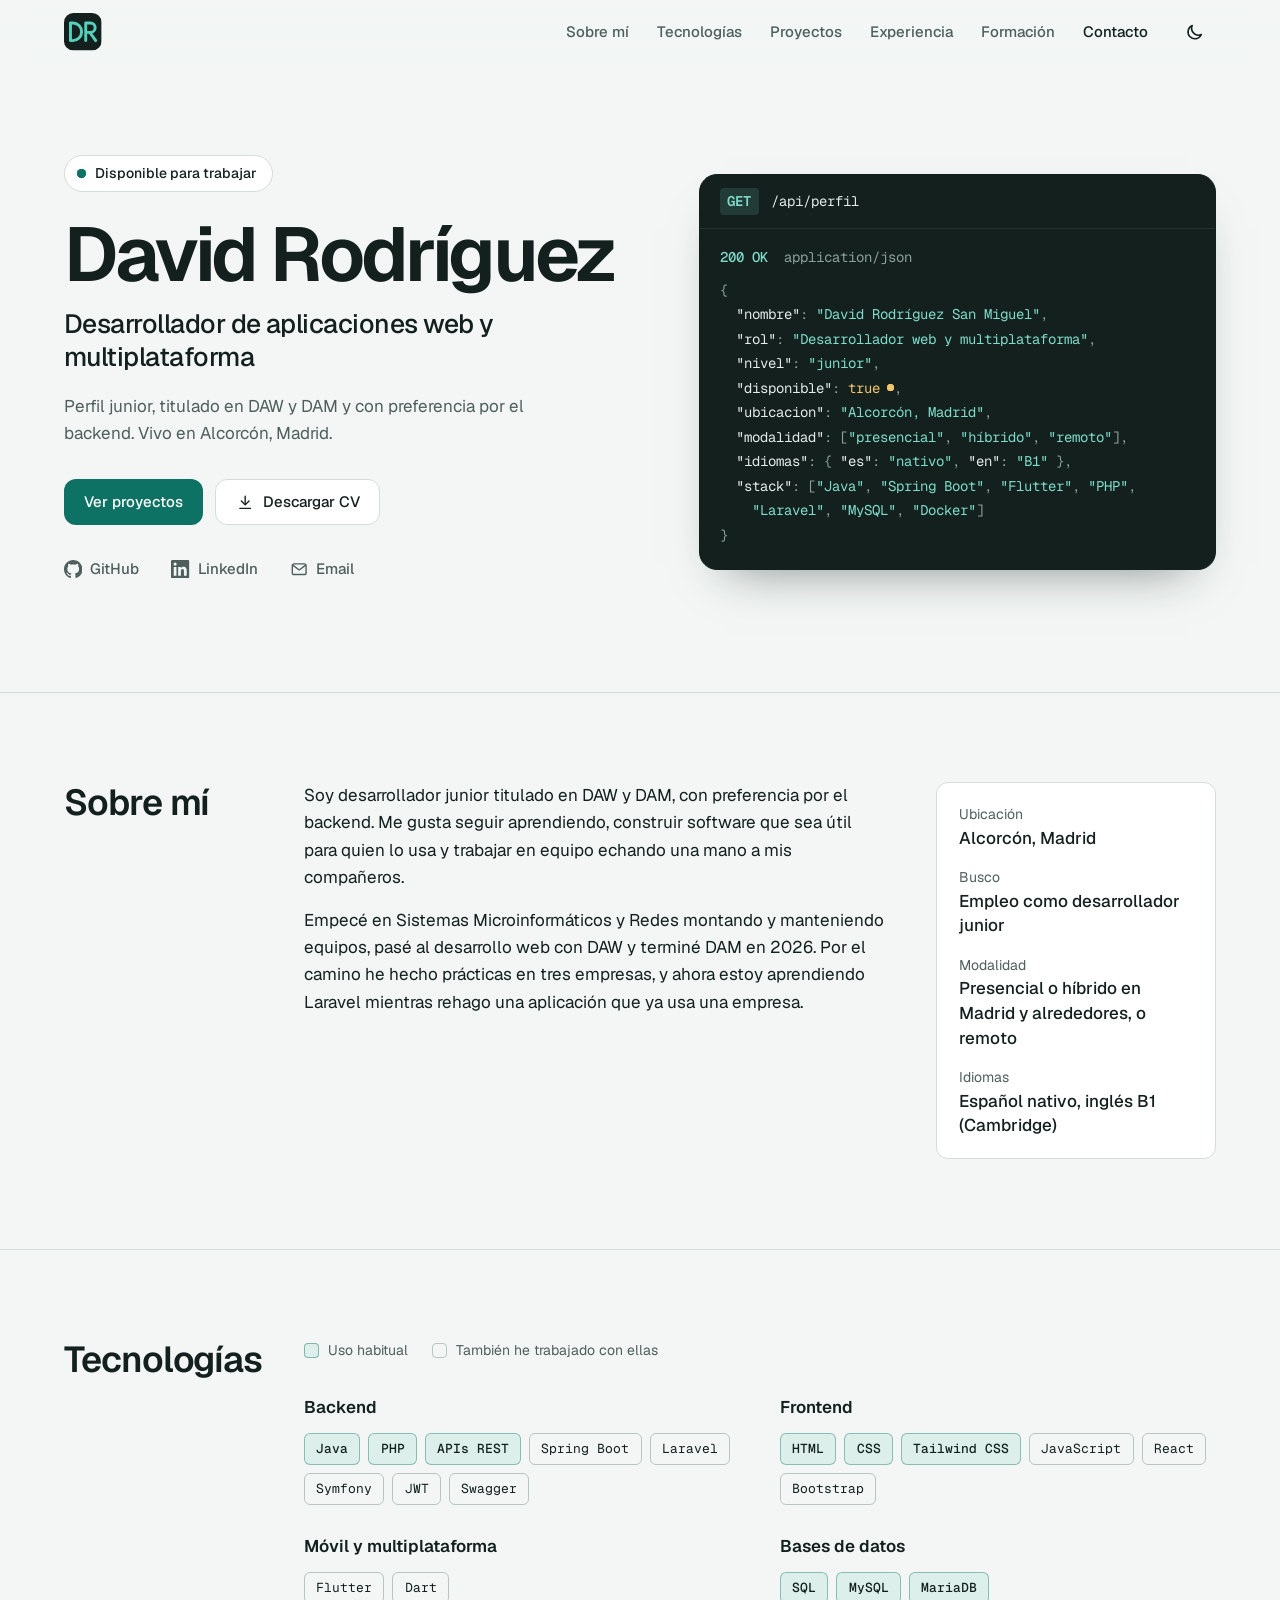
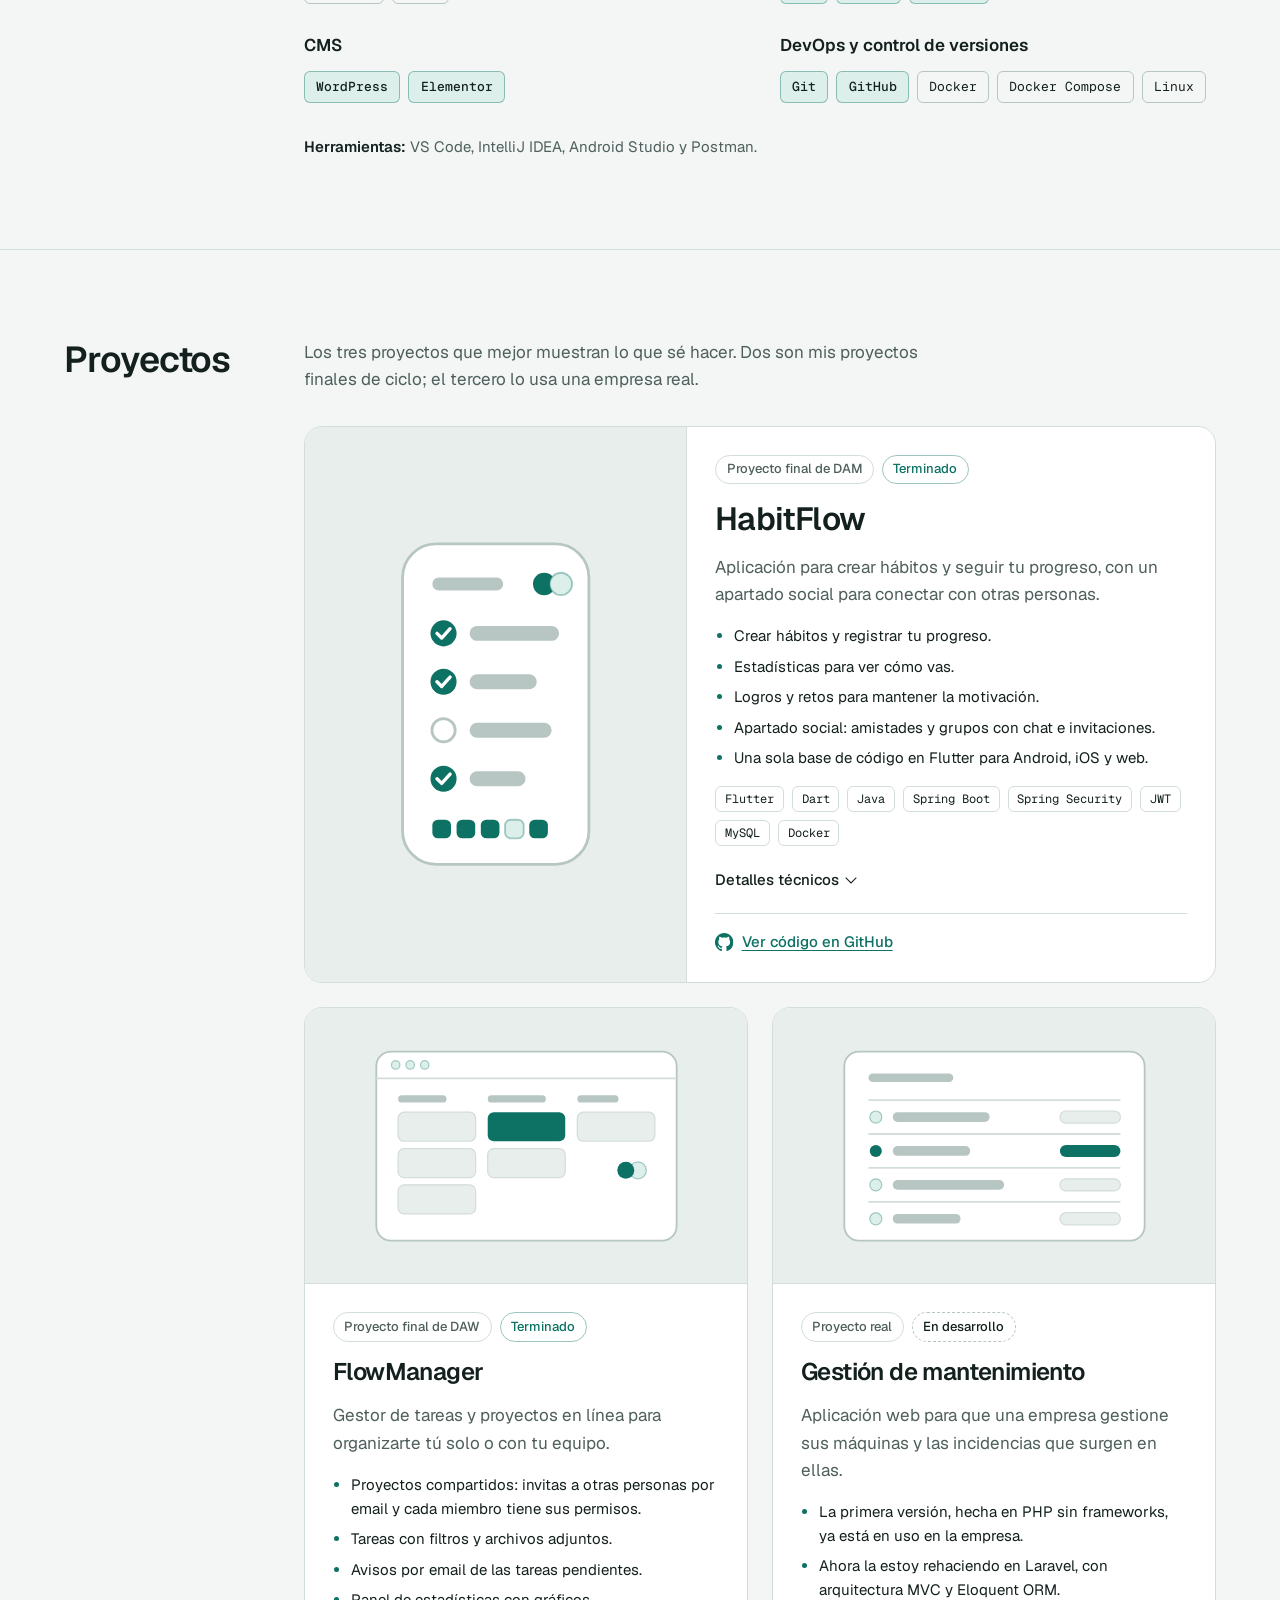
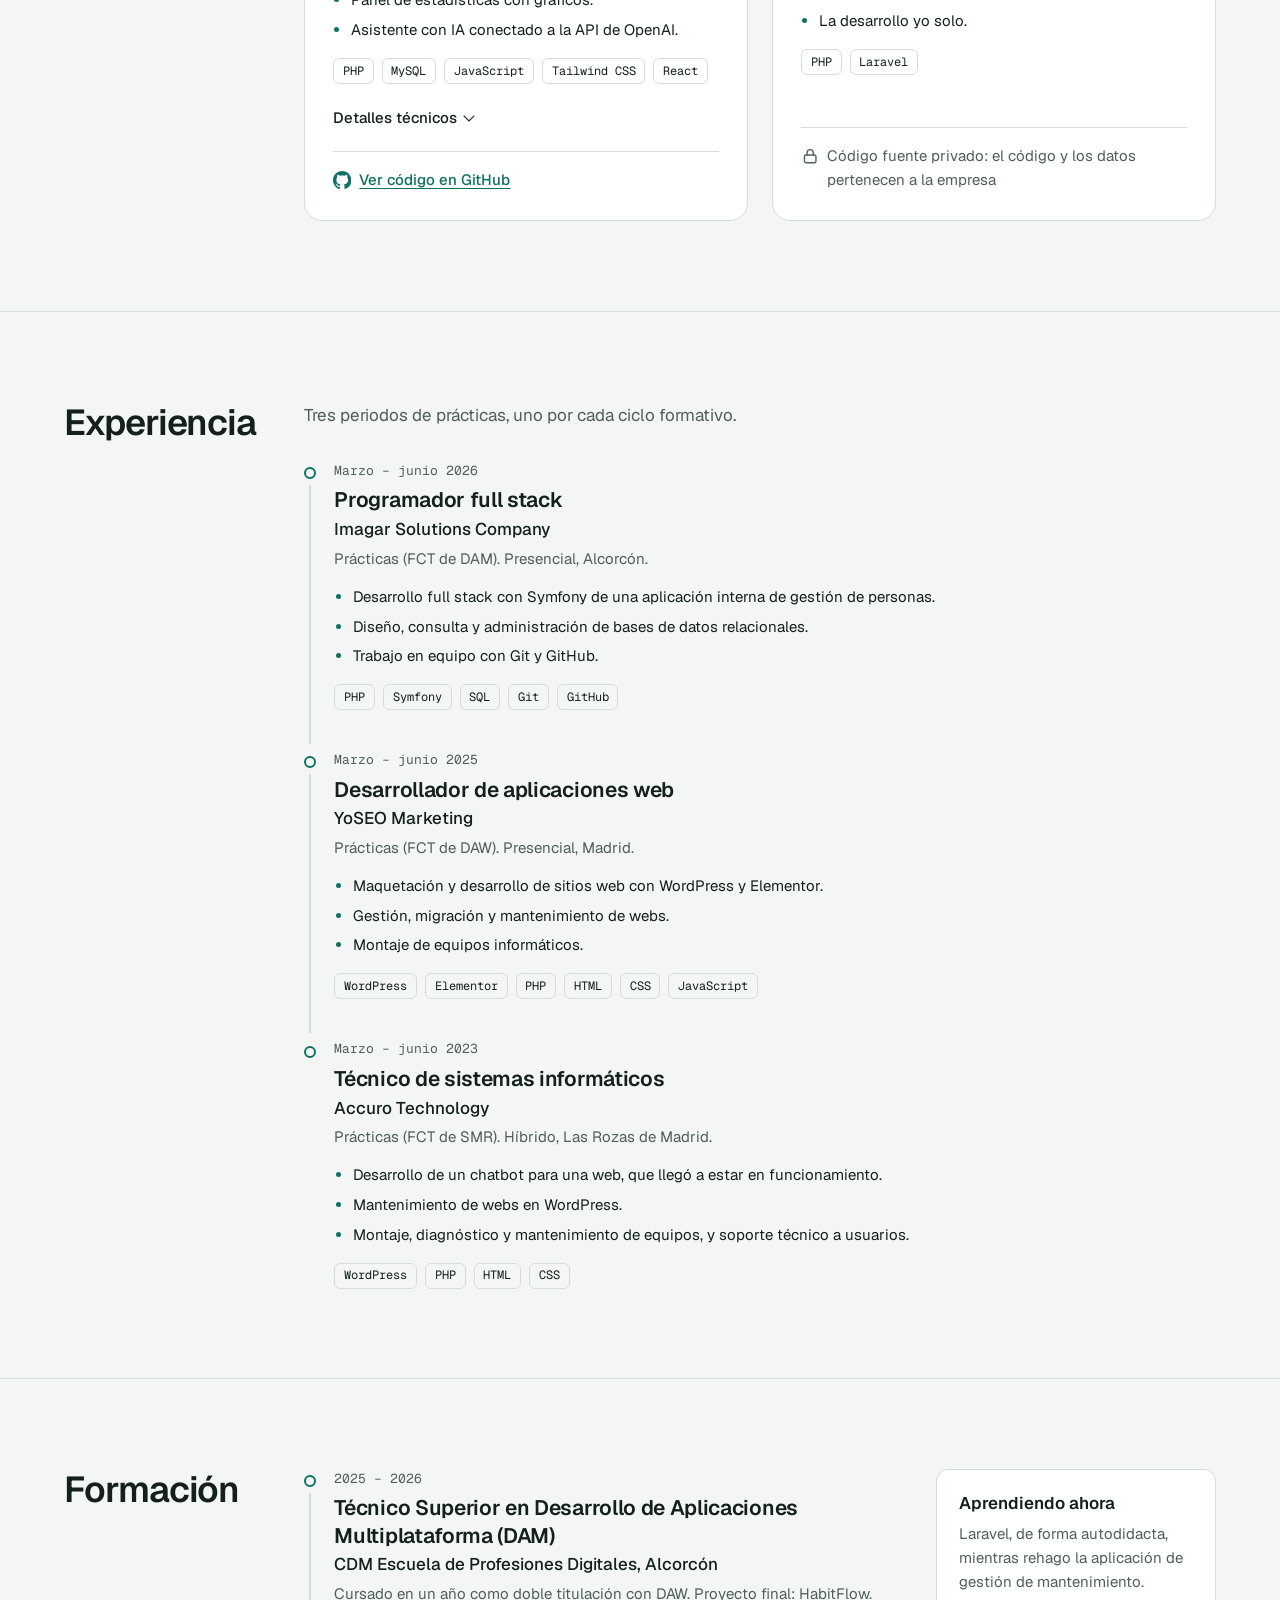
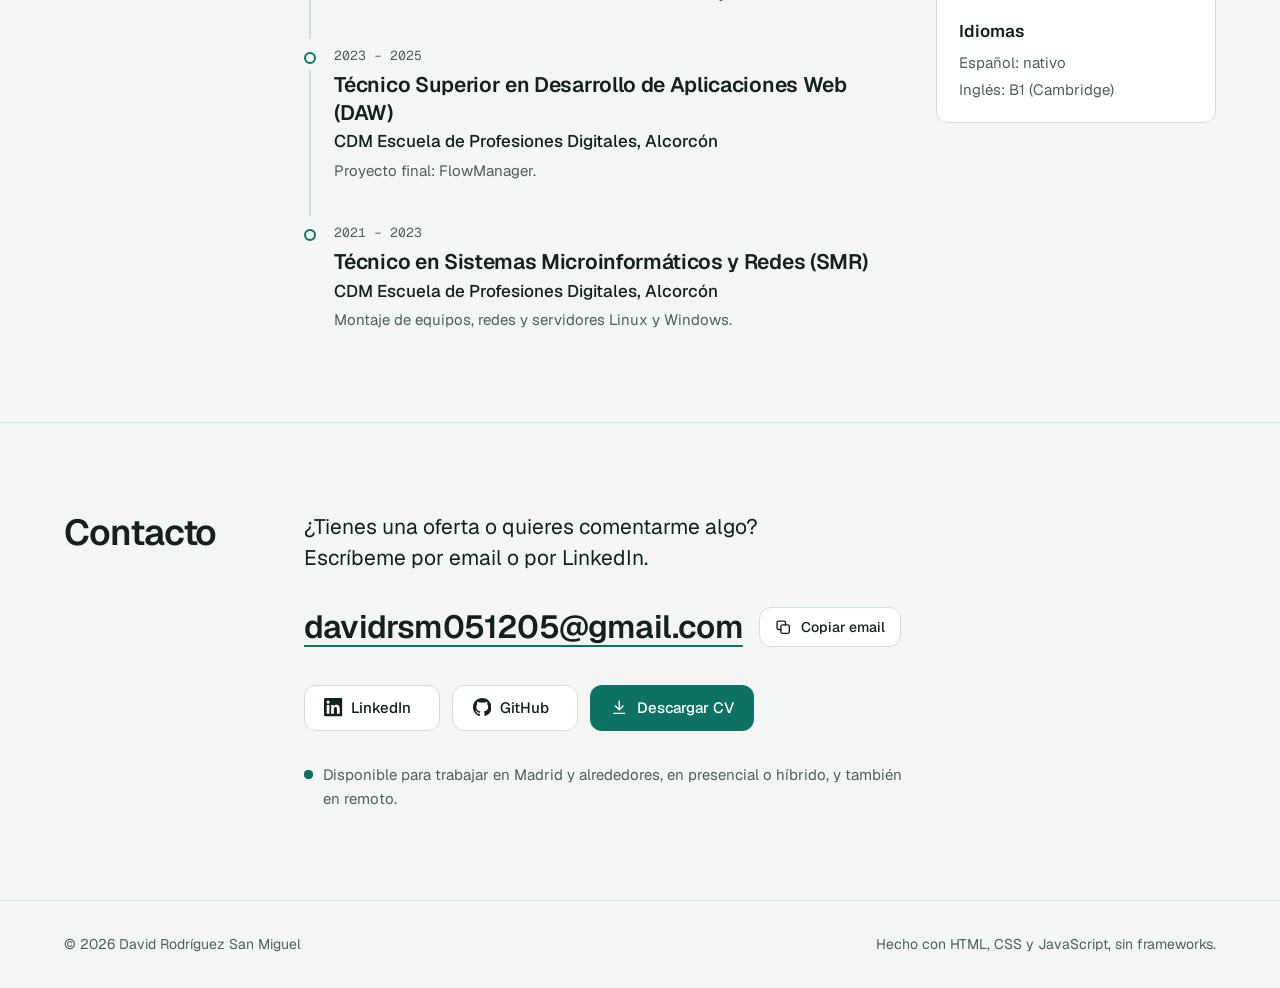
<file: index.html>
<!DOCTYPE html>
<html lang="es">
<head>
  <meta charset="UTF-8">
  <meta name="viewport" content="width=device-width, initial-scale=1">

  <title>David Rodríguez San Miguel | Desarrollador web y multiplataforma</title>
  <meta name="description" content="David Rodríguez San Miguel, desarrollador junior web y multiplataforma en Madrid. Proyectos con Java, Spring Boot, Flutter, PHP y MySQL.">
  <meta name="author" content="David Rodríguez San Miguel">
  <link rel="canonical" href="https://davidrodriguez05.github.io/">

  <meta name="color-scheme" content="light dark">
  <meta name="theme-color" content="#f3f6f5" media="(prefers-color-scheme: light)">
  <meta name="theme-color" content="#111917" media="(prefers-color-scheme: dark)">

  <!-- Open Graph: vista previa al compartir el enlace (LinkedIn, WhatsApp...) -->
  <meta property="og:type" content="website">
  <meta property="og:locale" content="es_ES">
  <meta property="og:site_name" content="David Rodríguez San Miguel">
  <meta property="og:title" content="David Rodríguez San Miguel | Desarrollador web y multiplataforma">
  <meta property="og:description" content="Desarrollador junior web y multiplataforma en Madrid. Proyectos con Java, Spring Boot, Flutter, PHP y MySQL.">
  <meta property="og:url" content="https://davidrodriguez05.github.io/">
  <meta property="og:image" content="https://davidrodriguez05.github.io/assets/images/og-image.png">
  <meta property="og:image:width" content="1200">
  <meta property="og:image:height" content="630">
  <meta property="og:image:alt" content="David Rodríguez San Miguel, desarrollador de aplicaciones web y multiplataforma">
  <meta name="twitter:card" content="summary_large_image">

  <link rel="icon" href="assets/icons/favicon.svg" type="image/svg+xml">
  <link rel="apple-touch-icon" href="assets/icons/apple-touch-icon.png">

  <link rel="preload" href="assets/fonts/geist-latin.woff2" as="font" type="font/woff2" crossorigin>
  <link rel="preload" href="assets/fonts/geist-mono-latin.woff2" as="font" type="font/woff2" crossorigin>
  <link rel="stylesheet" href="css/style.css">

  <!-- Aplica el tema guardado antes de pintar la página (evita el parpadeo) -->
  <script>
    (function () {
      var root = document.documentElement;
      root.classList.add('js');
      try {
        var theme = localStorage.getItem('theme');
        if (theme === 'light' || theme === 'dark') root.setAttribute('data-theme', theme);
      } catch (e) {}
    })();
  </script>
  <script src="js/script.js" defer></script>

  <script type="application/ld+json">
  {
    "@context": "https://schema.org",
    "@type": "Person",
    "name": "David Rodríguez San Miguel",
    "jobTitle": "Desarrollador de aplicaciones web y multiplataforma",
    "url": "https://davidrodriguez05.github.io/",
    "email": "mailto:davidrsm051205@gmail.com",
    "address": {
      "@type": "PostalAddress",
      "addressLocality": "Alcorcón",
      "addressRegion": "Madrid",
      "addressCountry": "ES"
    },
    "alumniOf": {
      "@type": "EducationalOrganization",
      "name": "CDM Escuela de Profesiones Digitales"
    },
    "knowsLanguage": ["es", "en"],
    "knowsAbout": ["Java", "Spring Boot", "Flutter", "PHP", "Laravel", "MySQL", "Docker"],
    "sameAs": [
      "https://www.linkedin.com/in/david-rodr%C3%ADguez-san-miguel-a2ba432a8/",
      "https://github.com/DavidRodriguez05"
    ]
  }
  </script>
</head>

<body>
  <a class="skip-link" href="#contenido">Saltar al contenido</a>

  <!-- Iconos (se usan con <svg><use href="#i-nombre"></use></svg>) -->
  <svg class="sprite" xmlns="http://www.w3.org/2000/svg" aria-hidden="true" focusable="false">
    <symbol id="i-logo" viewBox="0 0 64 64">
      <rect width="64" height="64" rx="16" fill="#13201e"/>
      <g fill="none" stroke="#55d1bb" stroke-width="5" stroke-linecap="round" stroke-linejoin="round">
        <path d="M11 17v30h4a15 15 0 0 0 0-30z"/>
        <path d="M37 47V17h8a8 8 0 0 1 0 16h-8"/>
        <path d="M44 33l10 14"/>
      </g>
    </symbol>
    <symbol id="i-github" viewBox="0 0 16 16">
      <path fill="currentColor" d="M8 0C3.58 0 0 3.58 0 8c0 3.54 2.29 6.53 5.47 7.59.4.07.55-.17.55-.38 0-.19-.01-.82-.01-1.49-2.01.37-2.53-.49-2.69-.94-.09-.23-.48-.94-.82-1.13-.28-.15-.68-.52-.01-.53.63-.01 1.08.58 1.23.82.72 1.21 1.87.87 2.33.66.07-.52.28-.87.51-1.07-1.78-.2-3.64-.89-3.64-3.95 0-.87.31-1.59.82-2.15-.08-.2-.36-1.02.08-2.12 0 0 .67-.21 2.2.82.64-.18 1.32-.27 2-.27.68 0 1.36.09 2 .27 1.53-1.04 2.2-.82 2.2-.82.44 1.1.16 1.92.08 2.12.51.56.82 1.27.82 2.15 0 3.07-1.87 3.75-3.65 3.95.29.25.54.73.54 1.48 0 1.07-.01 1.93-.01 2.2 0 .21.15.46.55.38A8.01 8.01 0 0 0 16 8c0-4.42-3.58-8-8-8z"/>
    </symbol>
    <symbol id="i-linkedin" viewBox="0 0 24 24">
      <path fill="currentColor" d="M20.45 20.45h-3.56v-5.57c0-1.33-.02-3.04-1.85-3.04-1.85 0-2.14 1.45-2.14 2.94v5.67H9.35V9h3.41v1.56h.05c.48-.9 1.64-1.85 3.37-1.85 3.6 0 4.27 2.37 4.27 5.46v6.28zM5.34 7.43a2.06 2.06 0 1 1 0-4.13 2.06 2.06 0 0 1 0 4.13zm1.78 13.02H3.56V9h3.56v11.45zM22.22 0H1.77C.79 0 0 .77 0 1.73v20.54C0 23.23.79 24 1.77 24h20.45c.98 0 1.78-.77 1.78-1.73V1.73C24 .77 23.2 0 22.22 0z"/>
    </symbol>
    <symbol id="i-mail" viewBox="0 0 24 24">
      <g fill="none" stroke="currentColor" stroke-width="1.8" stroke-linecap="round" stroke-linejoin="round">
        <rect x="3" y="5" width="18" height="14" rx="2.5"/>
        <path d="m4 7 8 6 8-6"/>
      </g>
    </symbol>
    <symbol id="i-download" viewBox="0 0 24 24">
      <g fill="none" stroke="currentColor" stroke-width="1.8" stroke-linecap="round" stroke-linejoin="round">
        <path d="M12 4v11"/>
        <path d="m7 10.5 5 5 5-5"/>
        <path d="M5 20h14"/>
      </g>
    </symbol>
    <symbol id="i-copy" viewBox="0 0 24 24">
      <g fill="none" stroke="currentColor" stroke-width="1.8" stroke-linecap="round" stroke-linejoin="round">
        <rect x="9" y="9" width="11" height="11" rx="2"/>
        <path d="M15 9V6a2 2 0 0 0-2-2H6a2 2 0 0 0-2 2v7a2 2 0 0 0 2 2h3"/>
      </g>
    </symbol>
    <symbol id="i-check" viewBox="0 0 24 24">
      <g fill="none" stroke="currentColor" stroke-width="2" stroke-linecap="round" stroke-linejoin="round">
        <path d="m5 12.5 4.5 4.5L19 7.5"/>
      </g>
    </symbol>
    <symbol id="i-lock" viewBox="0 0 24 24">
      <g fill="none" stroke="currentColor" stroke-width="1.8" stroke-linecap="round" stroke-linejoin="round">
        <rect x="4.5" y="10.5" width="15" height="10" rx="2"/>
        <path d="M8 10.5v-3a4 4 0 0 1 8 0v3"/>
      </g>
    </symbol>
    <symbol id="i-sun" viewBox="0 0 24 24">
      <g fill="none" stroke="currentColor" stroke-width="1.8" stroke-linecap="round" stroke-linejoin="round">
        <circle cx="12" cy="12" r="4"/>
        <path d="M12 2.5v2M12 19.5v2M4.6 4.6 6 6M18 18l1.4 1.4M2.5 12h2M19.5 12h2M4.6 19.4 6 18M18 6l1.4-1.4"/>
      </g>
    </symbol>
    <symbol id="i-moon" viewBox="0 0 24 24">
      <g fill="none" stroke="currentColor" stroke-width="1.8" stroke-linecap="round" stroke-linejoin="round">
        <path d="M20 14.5A8 8 0 0 1 9.5 4a8 8 0 1 0 10.5 10.5z"/>
      </g>
    </symbol>
    <symbol id="i-menu" viewBox="0 0 24 24">
      <g fill="none" stroke="currentColor" stroke-width="1.8" stroke-linecap="round">
        <path d="M4 7h16M4 12h16M4 17h16"/>
      </g>
    </symbol>
    <symbol id="i-close" viewBox="0 0 24 24">
      <g fill="none" stroke="currentColor" stroke-width="1.8" stroke-linecap="round">
        <path d="M6 6l12 12M18 6 6 18"/>
      </g>
    </symbol>
  </svg>

  <header class="site-header">
    <div class="container site-header__inner">
      <a class="logo" href="#inicio">
        <svg class="logo__mark" aria-hidden="true"><use href="#i-logo"></use></svg>
        <span class="visually-hidden">David Rodríguez, ir al inicio</span>
      </a>

      <nav class="nav" aria-label="Principal">
        <button class="nav__toggle icon-button" type="button" aria-expanded="false" aria-controls="menu">
          <svg class="icon nav__icon-open" aria-hidden="true"><use href="#i-menu"></use></svg>
          <svg class="icon nav__icon-close" aria-hidden="true"><use href="#i-close"></use></svg>
          <span class="visually-hidden">Menú</span>
        </button>
        <ul class="nav__list" id="menu">
          <li><a href="#sobre-mi">Sobre mí</a></li>
          <li><a href="#tecnologias">Tecnologías</a></li>
          <li><a href="#proyectos">Proyectos</a></li>
          <li><a href="#experiencia">Experiencia</a></li>
          <li><a href="#formacion">Formación</a></li>
          <li><a href="#contacto">Contacto</a></li>
        </ul>
      </nav>

      <button class="theme-toggle icon-button" type="button" aria-label="Cambiar entre tema claro y oscuro">
        <svg class="icon theme-toggle__moon" aria-hidden="true"><use href="#i-moon"></use></svg>
        <svg class="icon theme-toggle__sun" aria-hidden="true"><use href="#i-sun"></use></svg>
      </button>
    </div>
  </header>

  <main id="contenido">

    <!-- ============ PRESENTACIÓN ============ -->
    <section class="hero" id="inicio" aria-labelledby="hero-title">
      <div class="container hero__grid">
        <div class="hero__intro">
          <p class="status"><span class="status__dot" aria-hidden="true"></span>Disponible para trabajar</p>
          <h1 class="hero__name" id="hero-title">David Rodríguez</h1>
          <p class="hero__role">Desarrollador de aplicaciones web y multiplataforma</p>
          <p class="hero__lead">Perfil junior, titulado en DAW y DAM y con preferencia por el backend. Vivo en Alcorcón, Madrid.</p>

          <div class="hero__actions">
            <a class="btn btn--primary" href="#proyectos">Ver proyectos</a>
            <a class="btn btn--ghost" href="assets/cv/CV-David-Rodriguez-San-Miguel.pdf" download>
              <svg class="icon" aria-hidden="true"><use href="#i-download"></use></svg>
              Descargar CV
            </a>
          </div>

          <ul class="social">
            <li>
              <a href="https://github.com/DavidRodriguez05" target="_blank" rel="me noopener noreferrer">
                <svg class="icon" aria-hidden="true"><use href="#i-github"></use></svg>
                GitHub<span class="visually-hidden"> (se abre en una pestaña nueva)</span>
              </a>
            </li>
            <li>
              <a href="https://www.linkedin.com/in/david-rodr%C3%ADguez-san-miguel-a2ba432a8/" target="_blank" rel="me noopener noreferrer">
                <svg class="icon" aria-hidden="true"><use href="#i-linkedin"></use></svg>
                LinkedIn<span class="visually-hidden"> (se abre en una pestaña nueva)</span>
              </a>
            </li>
            <li>
              <a href="mailto:davidrsm051205@gmail.com">
                <svg class="icon" aria-hidden="true"><use href="#i-mail"></use></svg>
                Email
              </a>
            </li>
          </ul>
        </div>

        <!-- Tarjeta decorativa: toda su información aparece también en el resto de la página -->
        <div class="api-card" aria-hidden="true">
          <div class="api-card__bar">
            <span class="api-card__method">GET</span>
            <span class="api-card__path">/api/perfil</span>
          </div>
          <div class="api-card__body">
            <p class="api-card__status"><span class="api-card__ok">200 OK</span> application/json</p>
            <code class="json">
              <span class="ln"><span class="p">{</span></span>
              <span class="ln d1"><span class="k">"nombre"</span><span class="p">:</span> <span class="s">"David Rodríguez San Miguel"</span><span class="p">,</span></span>
              <span class="ln d1"><span class="k">"rol"</span><span class="p">:</span> <span class="s">"Desarrollador web y multiplataforma"</span><span class="p">,</span></span>
              <span class="ln d1"><span class="k">"nivel"</span><span class="p">:</span> <span class="s">"junior"</span><span class="p">,</span></span>
              <span class="ln d1"><span class="k">"disponible"</span><span class="p">:</span> <span class="b">true</span><span class="json__pulse"></span><span class="p">,</span></span>
              <span class="ln d1"><span class="k">"ubicacion"</span><span class="p">:</span> <span class="s">"Alcorcón, Madrid"</span><span class="p">,</span></span>
              <span class="ln d1"><span class="k">"modalidad"</span><span class="p">:</span> <span class="p">[</span><span class="s">"presencial"</span><span class="p">,</span> <span class="s">"híbrido"</span><span class="p">,</span> <span class="s">"remoto"</span><span class="p">],</span></span>
              <span class="ln d1"><span class="k">"idiomas"</span><span class="p">:</span> <span class="p">{</span> <span class="k">"es"</span><span class="p">:</span> <span class="s">"nativo"</span><span class="p">,</span> <span class="k">"en"</span><span class="p">:</span> <span class="s">"B1"</span> <span class="p">},</span></span>
              <span class="ln d1"><span class="k">"stack"</span><span class="p">:</span> <span class="p">[</span><span class="s">"Java"</span><span class="p">,</span> <span class="s">"Spring Boot"</span><span class="p">,</span> <span class="s">"Flutter"</span><span class="p">,</span> <span class="s">"PHP"</span><span class="p">,</span> <span class="s">"Laravel"</span><span class="p">,</span> <span class="s">"MySQL"</span><span class="p">,</span> <span class="s">"Docker"</span><span class="p">]</span></span>
              <span class="ln"><span class="p">}</span></span>
            </code>
          </div>
        </div>
      </div>
    </section>

    <!-- ============ SOBRE MÍ ============ -->
    <section class="section" id="sobre-mi" aria-labelledby="sobre-mi-title">
      <div class="container section__grid">
        <h2 class="section__title" id="sobre-mi-title">Sobre mí</h2>
        <div class="section__body reveal">
          <div class="about">
            <div class="prose">
              <p>Soy desarrollador junior titulado en DAW y DAM, con preferencia por el backend. Me gusta seguir aprendiendo, construir software que sea útil para quien lo usa y trabajar en equipo echando una mano a mis compañeros.</p>
              <p>Empecé en Sistemas Microinformáticos y Redes montando y manteniendo equipos, pasé al desarrollo web con DAW y terminé DAM en 2026. Por el camino he hecho prácticas en tres empresas, y ahora estoy aprendiendo Laravel mientras rehago una aplicación que ya usa una empresa.</p>
            </div>
            <dl class="facts">
              <div class="facts__row">
                <dt>Ubicación</dt>
                <dd>Alcorcón, Madrid</dd>
              </div>
              <div class="facts__row">
                <dt>Busco</dt>
                <dd>Empleo como desarrollador junior</dd>
              </div>
              <div class="facts__row">
                <dt>Modalidad</dt>
                <dd>Presencial o híbrido en Madrid y alrededores, o remoto</dd>
              </div>
              <div class="facts__row">
                <dt>Idiomas</dt>
                <dd>Español nativo, inglés B1 (Cambridge)</dd>
              </div>
            </dl>
          </div>
        </div>
      </div>
    </section>

    <!-- ============ TECNOLOGÍAS ============ -->
    <!-- chip--main = tecnologías con las que más has trabajado. Añade o quita la clase para cambiarlo. -->
    <section class="section" id="tecnologias" aria-labelledby="tecnologias-title">
      <div class="container section__grid">
        <h2 class="section__title" id="tecnologias-title">Tecnologías</h2>
        <div class="section__body reveal">
          <ul class="legend">
            <li class="legend__item"><span class="legend__swatch legend__swatch--main" aria-hidden="true"></span>Uso habitual</li>
            <li class="legend__item"><span class="legend__swatch" aria-hidden="true"></span>También he trabajado con ellas</li>
          </ul>

          <div class="stack">
            <div class="stack__group">
              <h3 class="stack__title">Backend</h3>
              <ul class="chips">
                <li class="chip chip--main">Java<span class="visually-hidden">, uso habitual</span></li>
                <li class="chip chip--main">PHP<span class="visually-hidden">, uso habitual</span></li>
                <li class="chip chip--main">APIs REST<span class="visually-hidden">, uso habitual</span></li>
                <li class="chip">Spring Boot</li>
                <li class="chip">Laravel</li>
                <li class="chip">Symfony</li>
                <li class="chip">JWT</li>
                <li class="chip">Swagger</li>
              </ul>
            </div>

            <div class="stack__group">
              <h3 class="stack__title">Frontend</h3>
              <ul class="chips">
                <li class="chip chip--main">HTML<span class="visually-hidden">, uso habitual</span></li>
                <li class="chip chip--main">CSS<span class="visually-hidden">, uso habitual</span></li>
                <li class="chip chip--main">Tailwind CSS<span class="visually-hidden">, uso habitual</span></li>
                <li class="chip">JavaScript</li>
                <li class="chip">React</li>
                <li class="chip">Bootstrap</li>
              </ul>
            </div>

            <div class="stack__group">
              <h3 class="stack__title">Móvil y multiplataforma</h3>
              <ul class="chips">
                <li class="chip">Flutter</li>
                <li class="chip">Dart</li>
              </ul>
            </div>

            <div class="stack__group">
              <h3 class="stack__title">Bases de datos</h3>
              <ul class="chips">
                <li class="chip chip--main">SQL<span class="visually-hidden">, uso habitual</span></li>
                <li class="chip chip--main">MySQL<span class="visually-hidden">, uso habitual</span></li>
                <li class="chip chip--main">MariaDB<span class="visually-hidden">, uso habitual</span></li>
              </ul>
            </div>

            <div class="stack__group">
              <h3 class="stack__title">CMS</h3>
              <ul class="chips">
                <li class="chip chip--main">WordPress<span class="visually-hidden">, uso habitual</span></li>
                <li class="chip chip--main">Elementor<span class="visually-hidden">, uso habitual</span></li>
              </ul>
            </div>

            <div class="stack__group">
              <h3 class="stack__title">DevOps y control de versiones</h3>
              <ul class="chips">
                <li class="chip chip--main">Git<span class="visually-hidden">, uso habitual</span></li>
                <li class="chip chip--main">GitHub<span class="visually-hidden">, uso habitual</span></li>
                <li class="chip">Docker</li>
                <li class="chip">Docker Compose</li>
                <li class="chip">Linux</li>
              </ul>
            </div>
          </div>

          <p class="tools"><strong>Herramientas:</strong> VS Code, IntelliJ IDEA, Android Studio y Postman.</p>
        </div>
      </div>
    </section>

    <!-- ============ PROYECTOS ============ -->
    <!--
      Enlace a GitHub de cada proyecto:
        data-repo-public="false"  → muestra "Código fuente privado"
        data-repo-public="true"   → muestra el enlace "Ver código en GitHub"
      Cuando hagas público un repositorio, cambia false por true (y revisa la URL del href).

      Capturas: sustituye el <svg class="cover"> de .project__media por
        <img src="assets/images/nombre.webp" alt="Descripción de la captura" width="1280" height="720" loading="lazy" decoding="async">
    -->
    <section class="section" id="proyectos" aria-labelledby="proyectos-title">
      <div class="container section__grid">
        <h2 class="section__title" id="proyectos-title">Proyectos</h2>
        <div class="section__body">
          <p class="section__intro reveal">Los tres proyectos que mejor muestran lo que sé hacer. Dos son mis proyectos finales de ciclo; el tercero lo usa una empresa real.</p>

          <div class="projects">

            <!-- HabitFlow -->
            <article class="project project--featured reveal" aria-labelledby="p-habitflow">
              <div class="project__media">
                <svg class="cover" viewBox="70 6 180 188" aria-hidden="true" focusable="false">
                  <rect class="cover__frame" x="110" y="14" width="100" height="172" rx="18"/>
                  <rect class="cover__bar" x="126" y="32" width="38" height="7" rx="3.5"/>
                  <circle class="cover__accent" cx="186" cy="35.5" r="6"/>
                  <circle class="cover__soft" cx="195" cy="35.5" r="6"/>
                  <circle class="cover__accent" cx="132" cy="62" r="7"/>
                  <path class="cover__tick" d="m128.5 62 2.5 2.5 4.5-5"/>
                  <rect class="cover__bar" x="146" y="58" width="48" height="8" rx="4"/>
                  <circle class="cover__accent" cx="132" cy="88" r="7"/>
                  <path class="cover__tick" d="m128.5 88 2.5 2.5 4.5-5"/>
                  <rect class="cover__bar" x="146" y="84" width="36" height="8" rx="4"/>
                  <circle class="cover__ring" cx="132" cy="114" r="6.25"/>
                  <rect class="cover__bar" x="146" y="110" width="44" height="8" rx="4"/>
                  <circle class="cover__accent" cx="132" cy="140" r="7"/>
                  <path class="cover__tick" d="m128.5 140 2.5 2.5 4.5-5"/>
                  <rect class="cover__bar" x="146" y="136" width="30" height="8" rx="4"/>
                  <rect class="cover__accent" x="126" y="162" width="10" height="10" rx="3"/>
                  <rect class="cover__accent" x="139" y="162" width="10" height="10" rx="3"/>
                  <rect class="cover__accent" x="152" y="162" width="10" height="10" rx="3"/>
                  <rect class="cover__soft" x="165" y="162" width="10" height="10" rx="3"/>
                  <rect class="cover__accent" x="178" y="162" width="10" height="10" rx="3"/>
                </svg>
              </div>

              <div class="project__content">
                <ul class="tags">
                  <li class="tag">Proyecto final de DAM</li>
                  <li class="tag tag--done">Terminado</li>
                </ul>
                <h3 class="project__title" id="p-habitflow">HabitFlow</h3>
                <p class="project__summary">Aplicación para crear hábitos y seguir tu progreso, con un apartado social para conectar con otras personas.</p>

                <ul class="features">
                  <li>Crear hábitos y registrar tu progreso.</li>
                  <li>Estadísticas para ver cómo vas.</li>
                  <li>Logros y retos para mantener la motivación.</li>
                  <li>Apartado social: amistades y grupos con chat e invitaciones.</li>
                  <li>Una sola base de código en Flutter para Android, iOS y web.</li>
                </ul>

                <ul class="chips chips--small">
                  <li class="chip">Flutter</li>
                  <li class="chip">Dart</li>
                  <li class="chip">Java</li>
                  <li class="chip">Spring Boot</li>
                  <li class="chip">Spring Security</li>
                  <li class="chip">JWT</li>
                  <li class="chip">MySQL</li>
                  <li class="chip">Docker</li>
                </ul>

                <details class="details">
                  <summary>Detalles técnicos</summary>
                  <dl class="details__list">
                    <div>
                      <dt>Arquitectura</dt>
                      <dd>App en Flutter que consume una API REST propia hecha en Java 21 con Spring Boot, organizada por áreas: autenticación, hábitos, estadísticas, retos, perfil y social.</dd>
                    </div>
                    <div>
                      <dt>Seguridad y datos</dt>
                      <dd>Autenticación con Spring Security y JWT, con tokens de refresco. Datos en MySQL con JPA y un esquema versionado con migraciones de Flyway. La API está documentada con OpenAPI (Swagger).</dd>
                    </div>
                    <div>
                      <dt>Despliegue</dt>
                      <dd>Docker Compose tanto para desarrollo como para producción, con la configuración sensible en variables de entorno y preparado para desplegarse en un VPS.</dd>
                    </div>
                    <div>
                      <dt>Mi papel</dt>
                      <dd>Proyecto individual: desarrollé la app y la API, tomé todas las decisiones técnicas y resolví los problemas que fueron surgiendo.</dd>
                    </div>
                    <div>
                      <dt>Lo que más me gusta</dt>
                      <dd>El apartado social de la aplicación.</dd>
                    </div>
                    <div>
                      <dt>Lo que aprendí</dt>
                      <dd>A diseñar y construir mi propia API y a consumirla desde una app multiplataforma.</dd>
                    </div>
                    <div>
                      <dt>Estado</dt>
                      <dd>Terminado. La app no está publicada en tiendas.</dd>
                    </div>
                  </dl>
                </details>

                <div class="project__links" data-repo-public="true">
                  <a class="repo-link" href="https://github.com/DavidRodriguez05/HabitFlow" target="_blank" rel="noopener noreferrer">
                    <svg class="icon" aria-hidden="true"><use href="#i-github"></use></svg>
                    Ver código en GitHub<span class="visually-hidden"> (se abre en una pestaña nueva)</span>
                  </a>
                  <span class="repo-private">
                    <svg class="icon" aria-hidden="true"><use href="#i-lock"></use></svg>
                    Código fuente privado
                  </span>
                </div>
              </div>
            </article>

            <!-- FlowManager -->
            <article class="project reveal" aria-labelledby="p-flowmanager">
              <div class="project__media">
                <svg class="cover" viewBox="0 0 320 200" aria-hidden="true" focusable="false">
                  <rect class="cover__frame" x="36" y="22" width="248" height="156" rx="12"/>
                  <path class="cover__line" d="M36 44h248"/>
                  <circle class="cover__soft" cx="52" cy="33" r="3.5"/>
                  <circle class="cover__soft" cx="64" cy="33" r="3.5"/>
                  <circle class="cover__soft" cx="76" cy="33" r="3.5"/>
                  <rect class="cover__bar" x="54" y="58" width="40" height="6" rx="3"/>
                  <rect class="cover__card" x="54" y="72" width="64" height="24" rx="5"/>
                  <rect class="cover__card" x="54" y="102" width="64" height="24" rx="5"/>
                  <rect class="cover__card" x="54" y="132" width="64" height="24" rx="5"/>
                  <rect class="cover__bar" x="128" y="58" width="48" height="6" rx="3"/>
                  <rect class="cover__accent" x="128" y="72" width="64" height="24" rx="5"/>
                  <rect class="cover__card" x="128" y="102" width="64" height="24" rx="5"/>
                  <rect class="cover__bar" x="202" y="58" width="34" height="6" rx="3"/>
                  <rect class="cover__card" x="202" y="72" width="64" height="24" rx="5"/>
                  <circle class="cover__soft" cx="252" cy="120" r="7"/>
                  <circle class="cover__accent" cx="242" cy="120" r="7"/>
                </svg>
              </div>

              <div class="project__content">
                <ul class="tags">
                  <li class="tag">Proyecto final de DAW</li>
                  <li class="tag tag--done">Terminado</li>
                </ul>
                <h3 class="project__title" id="p-flowmanager">FlowManager</h3>
                <p class="project__summary">Gestor de tareas y proyectos en línea para organizarte tú solo o con tu equipo.</p>

                <ul class="features">
                  <li>Proyectos compartidos: invitas a otras personas por email y cada miembro tiene sus permisos.</li>
                  <li>Tareas con filtros y archivos adjuntos.</li>
                  <li>Avisos por email de las tareas pendientes.</li>
                  <li>Panel de estadísticas con gráficos.</li>
                  <li>Asistente con IA conectado a la API de OpenAI.</li>
                </ul>

                <ul class="chips chips--small">
                  <li class="chip">PHP</li>
                  <li class="chip">MySQL</li>
                  <li class="chip">JavaScript</li>
                  <li class="chip">Tailwind CSS</li>
                  <li class="chip">React</li>
                </ul>

                <details class="details">
                  <summary>Detalles técnicos</summary>
                  <dl class="details__list">
                    <div>
                      <dt>Arquitectura</dt>
                      <dd>PHP sin frameworks y MySQL, con un modelo de datos de seis tablas diseñado antes con un diagrama UML. Interfaz con Tailwind CSS y Flowbite, y validación de formularios en JavaScript.</dd>
                    </div>
                    <div>
                      <dt>Panel de estadísticas</dt>
                      <dd>Aplicación en React (Vite y Recharts) que consume endpoints PHP que devuelven JSON.</dd>
                    </div>
                    <div>
                      <dt>Cuentas y avisos</dt>
                      <dd>Contraseñas cifradas con <code>password_hash</code>, recuperación de contraseña por email y avisos automáticos con PHPMailer y una tarea programada (cron).</dd>
                    </div>
                    <div>
                      <dt>El mayor reto</dt>
                      <dd>Los permisos entre los miembros de un proyecto compartido.</dd>
                    </div>
                    <div>
                      <dt>Lo que aprendí</dt>
                      <dd>Consolidé PHP sin frameworks: sesiones, subida de archivos, envío de emails y endpoints JSON.</dd>
                    </div>
                  </dl>
                </details>

                <div class="project__links" data-repo-public="true">
                  <a class="repo-link" href="https://github.com/DavidRodriguez05/FlowManager" target="_blank" rel="noopener noreferrer">
                    <svg class="icon" aria-hidden="true"><use href="#i-github"></use></svg>
                    Ver código en GitHub<span class="visually-hidden"> (se abre en una pestaña nueva)</span>
                  </a>
                  <span class="repo-private">
                    <svg class="icon" aria-hidden="true"><use href="#i-lock"></use></svg>
                    Código fuente privado
                  </span>
                </div>
              </div>
            </article>

            <!-- Gestión de mantenimiento (proyecto para una empresa: código privado) -->
            <article class="project reveal" aria-labelledby="p-mantenimiento">
              <div class="project__media">
                <svg class="cover" viewBox="0 0 320 200" aria-hidden="true" focusable="false">
                  <rect class="cover__frame" x="36" y="22" width="248" height="156" rx="12"/>
                  <rect class="cover__bar" x="56" y="40" width="70" height="7" rx="3.5"/>
                  <path class="cover__line" d="M56 62h208M56 90h208M56 118h208M56 146h208"/>
                  <circle class="cover__soft" cx="62" cy="76" r="5"/>
                  <rect class="cover__bar" x="76" y="72" width="80" height="8" rx="4"/>
                  <rect class="cover__card" x="214" y="71" width="50" height="10" rx="5"/>
                  <circle class="cover__accent" cx="62" cy="104" r="5"/>
                  <rect class="cover__bar" x="76" y="100" width="64" height="8" rx="4"/>
                  <rect class="cover__accent" x="214" y="99" width="50" height="10" rx="5"/>
                  <circle class="cover__soft" cx="62" cy="132" r="5"/>
                  <rect class="cover__bar" x="76" y="128" width="92" height="8" rx="4"/>
                  <rect class="cover__card" x="214" y="127" width="50" height="10" rx="5"/>
                  <circle class="cover__soft" cx="62" cy="160" r="5"/>
                  <rect class="cover__bar" x="76" y="156" width="56" height="8" rx="4"/>
                  <rect class="cover__card" x="214" y="155" width="50" height="10" rx="5"/>
                </svg>
              </div>

              <div class="project__content">
                <ul class="tags">
                  <li class="tag">Proyecto real</li>
                  <li class="tag tag--wip">En desarrollo</li>
                </ul>
                <h3 class="project__title" id="p-mantenimiento">Gestión de mantenimiento</h3>
                <p class="project__summary">Aplicación web para que una empresa gestione sus máquinas y las incidencias que surgen en ellas.</p>

                <ul class="features">
                  <li>La primera versión, hecha en PHP sin frameworks, ya está en uso en la empresa.</li>
                  <li>Ahora la estoy rehaciendo en Laravel, con arquitectura MVC y Eloquent ORM.</li>
                  <li>La desarrollo yo solo.</li>
                </ul>

                <ul class="chips chips--small">
                  <li class="chip">PHP</li>
                  <li class="chip">Laravel</li>
                </ul>

                <div class="project__links" data-repo-public="false">
                  <span class="repo-private">
                    <svg class="icon" aria-hidden="true"><use href="#i-lock"></use></svg>
                    Código fuente privado: el código y los datos pertenecen a la empresa
                  </span>
                </div>
              </div>
            </article>

          </div>
        </div>
      </div>
    </section>

    <!-- ============ EXPERIENCIA ============ -->
    <section class="section" id="experiencia" aria-labelledby="experiencia-title">
      <div class="container section__grid">
        <h2 class="section__title" id="experiencia-title">Experiencia</h2>
        <div class="section__body">
          <p class="section__intro reveal">Tres periodos de prácticas, uno por cada ciclo formativo.</p>

          <ol class="timeline">
            <li class="timeline__item reveal">
              <p class="timeline__date"><time datetime="2026-03">Marzo</time> – <time datetime="2026-06">junio 2026</time></p>
              <h3 class="timeline__role">Programador full stack</h3>
              <p class="timeline__org">Imagar Solutions Company</p>
              <p class="timeline__meta">Prácticas (FCT de DAM). Presencial, Alcorcón.</p>
              <ul class="timeline__list">
                <li>Desarrollo full stack con Symfony de una aplicación interna de gestión de personas.</li>
                <li>Diseño, consulta y administración de bases de datos relacionales.</li>
                <li>Trabajo en equipo con Git y GitHub.</li>
              </ul>
              <ul class="chips chips--small">
                <li class="chip">PHP</li>
                <li class="chip">Symfony</li>
                <li class="chip">SQL</li>
                <li class="chip">Git</li>
                <li class="chip">GitHub</li>
              </ul>
            </li>

            <li class="timeline__item reveal">
              <p class="timeline__date"><time datetime="2025-03">Marzo</time> – <time datetime="2025-06">junio 2025</time></p>
              <h3 class="timeline__role">Desarrollador de aplicaciones web</h3>
              <p class="timeline__org">YoSEO Marketing</p>
              <p class="timeline__meta">Prácticas (FCT de DAW). Presencial, Madrid.</p>
              <ul class="timeline__list">
                <li>Maquetación y desarrollo de sitios web con WordPress y Elementor.</li>
                <li>Gestión, migración y mantenimiento de webs.</li>
                <li>Montaje de equipos informáticos.</li>
              </ul>
              <ul class="chips chips--small">
                <li class="chip">WordPress</li>
                <li class="chip">Elementor</li>
                <li class="chip">PHP</li>
                <li class="chip">HTML</li>
                <li class="chip">CSS</li>
                <li class="chip">JavaScript</li>
              </ul>
            </li>

            <li class="timeline__item reveal">
              <p class="timeline__date"><time datetime="2023-03">Marzo</time> – <time datetime="2023-06">junio 2023</time></p>
              <h3 class="timeline__role">Técnico de sistemas informáticos</h3>
              <p class="timeline__org">Accuro Technology</p>
              <p class="timeline__meta">Prácticas (FCT de SMR). Híbrido, Las Rozas de Madrid.</p>
              <ul class="timeline__list">
                <li>Desarrollo de un chatbot para una web, que llegó a estar en funcionamiento.</li>
                <li>Mantenimiento de webs en WordPress.</li>
                <li>Montaje, diagnóstico y mantenimiento de equipos, y soporte técnico a usuarios.</li>
              </ul>
              <ul class="chips chips--small">
                <li class="chip">WordPress</li>
                <li class="chip">PHP</li>
                <li class="chip">HTML</li>
                <li class="chip">CSS</li>
              </ul>
            </li>
          </ol>
        </div>
      </div>
    </section>

    <!-- ============ FORMACIÓN ============ -->
    <section class="section" id="formacion" aria-labelledby="formacion-title">
      <div class="container section__grid">
        <h2 class="section__title" id="formacion-title">Formación</h2>
        <div class="section__body reveal">
          <div class="edu">
            <ol class="timeline">
              <li class="timeline__item">
                <p class="timeline__date"><time datetime="2025">2025</time> – <time datetime="2026">2026</time></p>
                <h3 class="timeline__role">Técnico Superior en Desarrollo de Aplicaciones Multiplataforma (DAM)</h3>
                <p class="timeline__org">CDM Escuela de Profesiones Digitales, Alcorcón</p>
                <p class="timeline__meta">Cursado en un año como doble titulación con DAW. Proyecto final: HabitFlow.</p>
              </li>
              <li class="timeline__item">
                <p class="timeline__date"><time datetime="2023">2023</time> – <time datetime="2025">2025</time></p>
                <h3 class="timeline__role">Técnico Superior en Desarrollo de Aplicaciones Web (DAW)</h3>
                <p class="timeline__org">CDM Escuela de Profesiones Digitales, Alcorcón</p>
                <p class="timeline__meta">Proyecto final: FlowManager.</p>
              </li>
              <li class="timeline__item">
                <p class="timeline__date"><time datetime="2021">2021</time> – <time datetime="2023">2023</time></p>
                <h3 class="timeline__role">Técnico en Sistemas Microinformáticos y Redes (SMR)</h3>
                <p class="timeline__org">CDM Escuela de Profesiones Digitales, Alcorcón</p>
                <p class="timeline__meta">Montaje de equipos, redes y servidores Linux y Windows.</p>
              </li>
            </ol>

            <aside class="edu__side" aria-label="Formación actual e idiomas">
              <div>
                <h3 class="edu__title">Aprendiendo ahora</h3>
                <p>Laravel, de forma autodidacta, mientras rehago la aplicación de gestión de mantenimiento.</p>
              </div>
              <div>
                <h3 class="edu__title">Idiomas</h3>
                <ul class="edu__list">
                  <li>Español: nativo</li>
                  <li>Inglés: B1 (Cambridge)</li>
                </ul>
              </div>
            </aside>
          </div>
        </div>
      </div>
    </section>

    <!-- ============ CONTACTO ============ -->
    <section class="section section--contact" id="contacto" aria-labelledby="contacto-title">
      <div class="container section__grid">
        <h2 class="section__title" id="contacto-title">Contacto</h2>
        <div class="section__body reveal">
          <p class="contact__lead">¿Tienes una oferta o quieres comentarme algo? Escríbeme por email o por LinkedIn.</p>

          <div class="contact__email">
            <a class="contact__address" href="mailto:davidrsm051205@gmail.com">davidrsm051205@gmail.com</a>
            <button class="btn btn--ghost btn--small copy-button" type="button" data-copy="davidrsm051205@gmail.com">
              <svg class="icon copy-button__icon" aria-hidden="true"><use href="#i-copy"></use></svg>
              <svg class="icon copy-button__done" aria-hidden="true"><use href="#i-check"></use></svg>
              <span class="copy-button__label">Copiar email</span>
            </button>
            <span class="visually-hidden" role="status" aria-live="polite" data-copy-status></span>
          </div>

          <ul class="contact__links">
            <li>
              <a class="btn btn--ghost" href="https://www.linkedin.com/in/david-rodr%C3%ADguez-san-miguel-a2ba432a8/" target="_blank" rel="me noopener noreferrer">
                <svg class="icon" aria-hidden="true"><use href="#i-linkedin"></use></svg>
                LinkedIn<span class="visually-hidden"> (se abre en una pestaña nueva)</span>
              </a>
            </li>
            <li>
              <a class="btn btn--ghost" href="https://github.com/DavidRodriguez05" target="_blank" rel="me noopener noreferrer">
                <svg class="icon" aria-hidden="true"><use href="#i-github"></use></svg>
                GitHub<span class="visually-hidden"> (se abre en una pestaña nueva)</span>
              </a>
            </li>
            <li>
              <a class="btn btn--primary" href="assets/cv/CV-David-Rodriguez-San-Miguel.pdf" download>
                <svg class="icon" aria-hidden="true"><use href="#i-download"></use></svg>
                Descargar CV
              </a>
            </li>
          </ul>

          <p class="contact__note">
            <span class="status__dot" aria-hidden="true"></span>
            Disponible para trabajar en Madrid y alrededores, en presencial o híbrido, y también en remoto.
          </p>
        </div>
      </div>
    </section>
  </main>

  <footer class="site-footer">
    <div class="container site-footer__inner">
      <p>© <span data-year>2026</span> David Rodríguez San Miguel</p>
      <p>Hecho con HTML, CSS y JavaScript, sin frameworks.</p>
    </div>
  </footer>
</body>
</html>
</file>
<file: css/style.css>
/* ==========================================================================
   Portfolio · David Rodríguez San Miguel
   Orden: fuentes → tokens → base → layout → componentes → secciones → movimiento
   ========================================================================== */

/* ---------- Fuentes (Geist y Geist Mono, alojadas aquí; licencia en assets/fonts/OFL.txt) ---------- */
@font-face {
  font-family: "Geist";
  font-style: normal;
  font-weight: 400 700;
  font-display: swap;
  src: url("../assets/fonts/geist-latin.woff2") format("woff2");
  unicode-range: U+0000-00FF, U+0131, U+0152-0153, U+02BB-02BC, U+02C6, U+02DA, U+02DC, U+0304, U+0308, U+0329, U+2000-206F, U+20AC, U+2122, U+2191, U+2193, U+2212, U+2215, U+FEFF, U+FFFD;
}

@font-face {
  font-family: "Geist";
  font-style: normal;
  font-weight: 400 700;
  font-display: swap;
  src: url("../assets/fonts/geist-latin-ext.woff2") format("woff2");
  unicode-range: U+0100-02BA, U+02BD-02C5, U+02C7-02CC, U+02CE-02D7, U+02DD-02FF, U+0304, U+0308, U+0329, U+1D00-1DBF, U+1E00-1E9F, U+1EF2-1EFF, U+2020, U+20A0-20AB, U+20AD-20C0, U+2113, U+2C60-2C7F, U+A720-A7FF;
}

@font-face {
  font-family: "Geist Mono";
  font-style: normal;
  font-weight: 400 600;
  font-display: swap;
  src: url("../assets/fonts/geist-mono-latin.woff2") format("woff2");
  unicode-range: U+0000-00FF, U+0131, U+0152-0153, U+02BB-02BC, U+02C6, U+02DA, U+02DC, U+0304, U+0308, U+0329, U+2000-206F, U+20AC, U+2122, U+2191, U+2193, U+2212, U+2215, U+FEFF, U+FFFD;
}

@font-face {
  font-family: "Geist Mono";
  font-style: normal;
  font-weight: 400 600;
  font-display: swap;
  src: url("../assets/fonts/geist-mono-latin-ext.woff2") format("woff2");
  unicode-range: U+0100-02BA, U+02BD-02C5, U+02C7-02CC, U+02CE-02D7, U+02DD-02FF, U+0304, U+0308, U+0329, U+1D00-1DBF, U+1E00-1E9F, U+1EF2-1EFF, U+2020, U+20A0-20AB, U+20AD-20C0, U+2113, U+2C60-2C7F, U+A720-A7FF;
}

/* ---------- Tokens (tema claro por defecto) ---------- */
:root {
  --bg: #f3f6f5;
  --surface: #ffffff;
  --surface-2: #e8eeec;
  --ink: #13201e;
  --muted: #4e5f5c;
  --line: #d3ddda;
  --line-strong: #b7c6c2;
  --accent: #0d7163;
  --accent-ink: #ffffff;
  --accent-soft: #dcefea;
  --accent-hover: #0a5c51;

  /* Tarjeta de la API (oscura en los dos temas) */
  --card-bg: #13201e;
  --card-line: #13201e;
  --card-ink: #e3ece9;
  --card-muted: #8aa19c;
  --card-string: #7fdccb;
  --card-bool: #f2c66d;
  --card-shadow: 0 24px 48px -28px rgb(19 32 30 / 55%);

  --font-sans: "Geist", system-ui, -apple-system, "Segoe UI", Roboto, sans-serif;
  --font-mono: "Geist Mono", ui-monospace, "SFMono-Regular", Consolas, "Liberation Mono", monospace;

  --step--1: 0.875rem;
  --step-0: 1.0625rem;
  --step-1: 1.3125rem;
  --step-2: clamp(1.75rem, 1.45rem + 1vw, 2.25rem);
  --step-hero: clamp(2.75rem, 1.4rem + 5.6vw, 4.75rem);

  --radius-lg: 18px;
  --radius-md: 12px;
  --radius-sm: 6px;

  --gutter: clamp(1rem, 4vw, 2rem);
  --container: 72rem;
  --header-h: 4rem;

  color-scheme: light;
}

/* Tema oscuro: automático según el sistema... */
@media (prefers-color-scheme: dark) {
  :root:not([data-theme="light"]) {
    --bg: #111917;
    --surface: #16211f;
    --surface-2: #1b2826;
    --ink: #e3ece9;
    --muted: #9cb0ac;
    --line: #263532;
    --line-strong: #37504b;
    --accent: #55d1bb;
    --accent-ink: #0b1715;
    --accent-soft: #173a34;
    --accent-hover: #7fdccb;
    --card-bg: #0b1211;
    --card-line: #263532;
    --card-shadow: none;
    color-scheme: dark;
  }
}

/* ...o elegido a mano con el botón */
:root[data-theme="dark"] {
  --bg: #111917;
  --surface: #16211f;
  --surface-2: #1b2826;
  --ink: #e3ece9;
  --muted: #9cb0ac;
  --line: #263532;
  --line-strong: #37504b;
  --accent: #55d1bb;
  --accent-ink: #0b1715;
  --accent-soft: #173a34;
  --accent-hover: #7fdccb;
  --card-bg: #0b1211;
  --card-line: #263532;
  --card-shadow: none;
  color-scheme: dark;
}

/* ---------- Base ---------- */
*,
*::before,
*::after {
  box-sizing: border-box;
}

html {
  -webkit-text-size-adjust: 100%;
  text-size-adjust: 100%;
  scroll-behavior: smooth;
  scroll-padding-top: calc(var(--header-h) + 1rem);
}

body {
  margin: 0;
  min-height: 100vh;
  background-color: var(--bg);
  color: var(--ink);
  font-family: var(--font-sans);
  font-size: var(--step-0);
  line-height: 1.6;
  -webkit-font-smoothing: antialiased;
  -moz-osx-font-smoothing: grayscale;
  overflow-x: hidden;
}

h1, h2, h3, p, ul, ol, dl, dd, figure {
  margin: 0;
}

/* :where() deja la especificidad a 0 para que cualquier clase pueda sobrescribirlo */
:where(ul[class], ol[class]) {
  list-style: none;
  padding: 0;
}

/* Durante el cambio de tema, sin transiciones (todo cambia a la vez) */
.theme-switching *,
.theme-switching *::before,
.theme-switching *::after {
  transition: none !important;
}

img,
svg {
  display: block;
  max-width: 100%;
}

a {
  color: inherit;
}

code {
  font-family: var(--font-mono);
  font-size: 0.92em;
}

button {
  font: inherit;
  color: inherit;
}

:focus-visible {
  outline: 2px solid var(--accent);
  outline-offset: 3px;
  border-radius: 4px;
}

::selection {
  background: var(--accent);
  color: var(--accent-ink);
}

/* ---------- Utilidades ---------- */
.container {
  width: min(100% - 2 * var(--gutter), var(--container));
  margin-inline: auto;
}

.visually-hidden {
  position: absolute !important;
  width: 1px;
  height: 1px;
  padding: 0;
  margin: -1px;
  overflow: hidden;
  clip: rect(0 0 0 0);
  white-space: nowrap;
  border: 0;
}

.sprite {
  position: absolute;
  width: 0;
  height: 0;
  overflow: hidden;
}

.icon {
  width: 1.15rem;
  height: 1.15rem;
  flex: none;
}

.skip-link {
  position: absolute;
  top: 0.75rem;
  left: 0.75rem;
  z-index: 100;
  padding: 0.6rem 1rem;
  border-radius: var(--radius-sm);
  background: var(--ink);
  color: var(--bg);
  font-weight: 500;
  text-decoration: none;
  transform: translateY(-160%);
}

.skip-link:focus {
  transform: none;
}

/* ---------- Botones ---------- */
.btn {
  display: inline-flex;
  align-items: center;
  justify-content: center;
  gap: 0.55rem;
  min-height: 2.875rem;
  padding: 0.7rem 1.2rem;
  border: 1px solid transparent;
  border-radius: var(--radius-md);
  font-size: 0.9375rem;
  font-weight: 500;
  line-height: 1.2;
  text-decoration: none;
  cursor: pointer;
  transition: background-color 0.2s ease, border-color 0.2s ease, color 0.2s ease;
}

.btn--primary {
  background: var(--accent);
  color: var(--accent-ink);
}

.btn--primary:hover {
  background: var(--accent-hover);
}

.btn--ghost {
  background: var(--surface);
  border-color: var(--line);
  color: var(--ink);
}

.btn--ghost:hover {
  border-color: var(--accent);
}

.btn--small {
  min-height: 2.5rem;
  padding: 0.5rem 0.9rem;
  font-size: var(--step--1);
}

.icon-button {
  display: inline-grid;
  place-items: center;
  width: 2.75rem;
  height: 2.75rem;
  padding: 0;
  border: 1px solid transparent;
  border-radius: var(--radius-md);
  background: transparent;
  cursor: pointer;
  transition: background-color 0.2s ease, border-color 0.2s ease;
}

.icon-button:hover {
  background: var(--surface-2);
}

.icon-button .icon {
  width: 1.3rem;
  height: 1.3rem;
}

/* ---------- Cabecera ---------- */
.site-header {
  position: sticky;
  top: 0;
  z-index: 50;
  background: var(--bg);
  border-bottom: 1px solid transparent;
  transition: border-color 0.2s ease;
}

@supports (backdrop-filter: blur(1px)) {
  .site-header {
    background: color-mix(in srgb, var(--bg) 86%, transparent);
    -webkit-backdrop-filter: saturate(1.4) blur(12px);
    backdrop-filter: saturate(1.4) blur(12px);
  }
}

.site-header.is-scrolled {
  border-bottom-color: var(--line);
}

.site-header__inner {
  display: flex;
  align-items: center;
  gap: 0.5rem;
  height: var(--header-h);
}

.logo {
  display: inline-flex;
  border-radius: 12px;
}

.logo__mark {
  width: 2.35rem;
  height: 2.35rem;
}

.nav {
  margin-left: auto;
}

.nav__list a {
  display: block;
  color: var(--muted);
  font-size: 0.9375rem;
  font-weight: 500;
  text-decoration: none;
  transition: color 0.2s ease;
}

.nav__list a:hover,
.nav__list a[aria-current="true"] {
  color: var(--ink);
}

.nav__icon-close {
  display: none;
}

.nav__toggle[aria-expanded="true"] .nav__icon-open {
  display: none;
}

.nav__toggle[aria-expanded="true"] .nav__icon-close {
  display: block;
}

/* Móvil: menú desplegable (solo si hay JavaScript) */
@media (max-width: 859.98px) {
  .js .nav__list {
    position: absolute;
    top: var(--header-h);
    left: 0;
    right: 0;
    display: none;
    padding: 0.5rem var(--gutter) 1.25rem;
    background: var(--bg);
    border-bottom: 1px solid var(--line);
  }

  .js .nav__list.is-open {
    display: block;
  }

  .js .nav__list a {
    padding: 0.8rem 0;
    font-size: 1.0625rem;
    border-bottom: 1px solid var(--line);
  }

  .js .nav__list li:last-child a {
    border-bottom: 0;
  }

  /* Sin JavaScript: enlaces visibles en una fila que se ajusta */
  html:not(.js) .nav__toggle {
    display: none;
  }

  html:not(.js) .site-header__inner {
    flex-wrap: wrap;
    height: auto;
    padding-block: 0.75rem;
  }

  html:not(.js) .nav__list {
    display: flex;
    flex-wrap: wrap;
    gap: 0.25rem 1rem;
  }
}

@media (min-width: 860px) {
  .nav__toggle {
    display: none;
  }

  .nav__list {
    display: flex;
    gap: 1.75rem;
  }

  .nav__list a {
    padding-block: 0.5rem;
  }

  .theme-toggle {
    margin-left: 1rem;
  }
}

/* Botón de tema: luna en claro, sol en oscuro */
.theme-toggle__sun {
  display: none;
}

:root[data-theme="dark"] .theme-toggle__sun {
  display: block;
}

:root[data-theme="dark"] .theme-toggle__moon {
  display: none;
}

@media (prefers-color-scheme: dark) {
  :root:not([data-theme="light"]) .theme-toggle__sun {
    display: block;
  }

  :root:not([data-theme="light"]) .theme-toggle__moon {
    display: none;
  }
}

/* ---------- Presentación ---------- */
.hero {
  padding-block: clamp(2.5rem, 7vw, 6rem) clamp(3.5rem, 8vw, 6.5rem);
}

.hero__grid {
  display: grid;
  gap: 3rem;
}

@media (min-width: 960px) {
  .hero__grid {
    grid-template-columns: minmax(0, 1.05fr) minmax(0, 0.95fr);
    align-items: center;
    gap: 4rem;
  }
}

.status {
  display: inline-flex;
  align-items: center;
  gap: 0.6rem;
  padding: 0.4rem 0.9rem 0.4rem 0.75rem;
  border: 1px solid var(--line);
  border-radius: 999px;
  background: var(--surface);
  font-size: var(--step--1);
  font-weight: 500;
}

.status__dot {
  position: relative;
  display: inline-block;
  width: 0.55rem;
  height: 0.55rem;
  flex: none;
  border-radius: 50%;
  background: var(--accent);
}

.hero__name {
  margin-top: 1.5rem;
  font-size: var(--step-hero);
  font-weight: 650;
  line-height: 1.02;
  letter-spacing: -0.045em;
}

.hero__role {
  max-width: 24ch;
  margin-top: 0.85rem;
  font-size: clamp(1.25rem, 1.05rem + 0.9vw, 1.65rem);
  font-weight: 500;
  line-height: 1.25;
  letter-spacing: -0.02em;
}

.hero__lead {
  max-width: 46ch;
  margin-top: 1.25rem;
  color: var(--muted);
}

.hero__actions {
  display: flex;
  flex-wrap: wrap;
  gap: 0.75rem;
  margin-top: 2rem;
}

.social {
  display: flex;
  flex-wrap: wrap;
  gap: 0.25rem 1.5rem;
  margin-top: 1.5rem;
}

.social a {
  display: inline-flex;
  align-items: center;
  gap: 0.5rem;
  padding-block: 0.5rem;
  color: var(--muted);
  font-size: 0.9375rem;
  font-weight: 500;
  text-decoration: none;
  transition: color 0.2s ease;
}

.social a:hover {
  color: var(--ink);
}

/* Tarjeta "GET /api/perfil" */
.api-card {
  overflow: hidden;
  border: 1px solid var(--card-line);
  border-radius: var(--radius-lg);
  background: var(--card-bg);
  color: var(--card-ink);
  font-family: var(--font-mono);
  font-size: 0.8125rem;
  line-height: 1.75;
  box-shadow: var(--card-shadow);
}

@media (min-width: 480px) {
  .api-card {
    font-size: 0.875rem;
  }
}

.api-card__bar {
  display: flex;
  align-items: center;
  gap: 0.75rem;
  padding: 0.8rem 1.25rem;
  border-bottom: 1px solid rgb(255 255 255 / 8%);
}

.api-card__method {
  padding: 0.1rem 0.45rem;
  border-radius: 4px;
  background: rgb(127 220 203 / 14%);
  color: var(--card-string);
  font-weight: 600;
}

.api-card__body {
  padding: 1rem 1.25rem 1.35rem;
}

.api-card__status {
  margin-bottom: 0.5rem;
  color: var(--card-muted);
}

.api-card__ok {
  margin-right: 0.5rem;
  color: var(--card-string);
  font-weight: 500;
}

.json {
  display: block;
  font-size: inherit;
  white-space: normal;
}

/* Cada línea es un bloque; las líneas largas continúan con sangría */
.json .ln {
  display: block;
  padding-left: calc(var(--d, 0) * 2ch + 2ch);
  text-indent: -2ch;
}

.json .d1 {
  --d: 1;
}

.json .k {
  color: var(--card-ink);
}

.json .s {
  color: var(--card-string);
}

.json .b {
  color: var(--card-bool);
}

.json .p {
  color: var(--card-muted);
}

.json__pulse {
  position: relative;
  display: inline-block;
  width: 0.45rem;
  height: 0.45rem;
  margin-left: 0.4rem;
  border-radius: 50%;
  background: var(--card-bool);
  vertical-align: 0.1em;
  text-indent: 0;
}

/* ---------- Secciones ---------- */
.section {
  padding-block: clamp(3.5rem, 7vw, 6rem);
  border-top: 1px solid var(--line);
}

.section__grid {
  display: grid;
  gap: 1.75rem;
}

@media (min-width: 960px) {
  .section__grid {
    grid-template-columns: 12rem minmax(0, 1fr);
    gap: 3rem;
  }

  .section__title {
    position: sticky;
    top: calc(var(--header-h) + 2rem);
    align-self: start;
  }
}

.section__title {
  font-size: var(--step-2);
  font-weight: 600;
  line-height: 1.15;
  letter-spacing: -0.03em;
}

.section__intro {
  max-width: 60ch;
  margin-bottom: 2rem;
  color: var(--muted);
}

/* ---------- Sobre mí ---------- */
.about {
  display: grid;
  gap: 2rem;
}

@media (min-width: 1100px) {
  .about {
    grid-template-columns: minmax(0, 1fr) 17.5rem;
    gap: 3rem;
  }
}

.prose {
  max-width: 62ch;
}

.prose p + p {
  margin-top: 1rem;
}

.facts {
  display: grid;
  gap: 1rem;
  align-self: start;
  padding: 1.25rem 1.35rem;
  border: 1px solid var(--line);
  border-radius: var(--radius-md);
  background: var(--surface);
}

.facts dt {
  color: var(--muted);
  font-size: var(--step--1);
}

.facts dd {
  font-weight: 500;
  line-height: 1.45;
}

/* ---------- Tecnologías ---------- */
.legend {
  display: flex;
  flex-wrap: wrap;
  gap: 0.5rem 1.5rem;
  margin-bottom: 2rem;
  color: var(--muted);
  font-size: var(--step--1);
}

.legend__item {
  display: inline-flex;
  align-items: center;
  gap: 0.55rem;
}

.legend__swatch {
  width: 0.95rem;
  height: 0.95rem;
  border: 1px solid var(--line-strong);
  border-radius: 4px;
}

.legend__swatch--main {
  border-color: color-mix(in srgb, var(--accent) 45%, transparent);
  background: var(--accent-soft);
}

.stack {
  display: grid;
  gap: 1.75rem 2.5rem;
}

@media (min-width: 640px) {
  .stack {
    grid-template-columns: repeat(2, minmax(0, 1fr));
  }
}

.stack__title {
  margin-bottom: 0.75rem;
  font-size: var(--step-0);
  font-weight: 600;
}

.chips {
  display: flex;
  flex-wrap: wrap;
  gap: 0.5rem;
}

.chip {
  padding: 0.45rem 0.7rem;
  border: 1px solid var(--line-strong);
  border-radius: var(--radius-sm);
  font-family: var(--font-mono);
  font-size: 0.8125rem;
  line-height: 1.2;
}

.chip--main {
  border-color: color-mix(in srgb, var(--accent) 40%, transparent);
  background: var(--accent-soft);
  font-weight: 500;
}

.chips--small .chip {
  padding: 0.3rem 0.55rem;
  border-color: var(--line);
  font-size: 0.75rem;
}

.tools {
  margin-top: 2rem;
  color: var(--muted);
  font-size: 0.9375rem;
}

.tools strong {
  color: var(--ink);
  font-weight: 600;
}

/* ---------- Proyectos ---------- */
.projects {
  display: grid;
  gap: 1.5rem;
}

@media (min-width: 760px) {
  .projects {
    grid-template-columns: repeat(2, minmax(0, 1fr));
  }

  .project--featured {
    grid-column: 1 / -1;
  }
}

.project {
  display: flex;
  flex-direction: column;
  overflow: hidden;
  border: 1px solid var(--line);
  border-radius: var(--radius-lg);
  background: var(--surface);
  transition: border-color 0.25s ease;
}

.project:hover {
  border-color: var(--line-strong);
}

.project__media {
  display: grid;
  place-items: center;
  aspect-ratio: 16 / 10;
  border-bottom: 1px solid var(--line);
  background: var(--surface-2);
}

.project__media img {
  width: 100%;
  height: 100%;
  object-fit: cover;
}

@media (min-width: 1040px) {
  .project--featured {
    flex-direction: row;
  }

  .project--featured .project__media {
    flex: 0 0 42%;
    aspect-ratio: auto;
    border-bottom: 0;
    border-right: 1px solid var(--line);
  }
}

.cover {
  width: 88%;
  height: auto;
  max-height: 88%;
}

.cover__frame {
  fill: var(--surface);
  stroke: var(--line-strong);
  stroke-width: 1.5;
}

.cover__line {
  fill: none;
  stroke: var(--line);
  stroke-width: 1.5;
}

.cover__bar {
  fill: var(--line-strong);
}

.cover__card {
  fill: var(--surface-2);
  stroke: var(--line);
  stroke-width: 1;
}

.cover__accent {
  fill: var(--accent);
}

.cover__soft {
  fill: var(--accent-soft);
  stroke: color-mix(in srgb, var(--accent) 35%, transparent);
  stroke-width: 1;
}

.cover__ring {
  fill: none;
  stroke: var(--line-strong);
  stroke-width: 1.5;
}

.cover__tick {
  fill: none;
  stroke: var(--accent-ink);
  stroke-width: 1.8;
  stroke-linecap: round;
  stroke-linejoin: round;
}

.project__content {
  display: flex;
  flex: 1;
  flex-direction: column;
  gap: 1rem;
  padding: clamp(1.25rem, 3vw, 1.75rem);
}

.tags {
  display: flex;
  flex-wrap: wrap;
  gap: 0.5rem;
}

.tag {
  padding: 0.2rem 0.65rem;
  border: 1px solid var(--line);
  border-radius: 999px;
  color: var(--muted);
  font-size: 0.8125rem;
  font-weight: 500;
}

.tag--done {
  border-color: color-mix(in srgb, var(--accent) 40%, transparent);
  color: var(--accent);
}

.tag--wip {
  border-style: dashed;
  border-color: var(--line-strong);
  color: var(--ink);
}

.project__title {
  font-size: 1.5rem;
  font-weight: 600;
  line-height: 1.2;
  letter-spacing: -0.025em;
}

.project--featured .project__title {
  font-size: clamp(1.6rem, 1.3rem + 1vw, 2rem);
}

.project__summary {
  color: var(--muted);
}

.features {
  display: grid;
  gap: 0.4rem;
  padding-left: 1.15rem;
  font-size: 0.9375rem;
  list-style: disc;
}

.features li::marker {
  color: var(--accent);
}

/* Desplegable "Detalles técnicos" */
.details summary {
  display: inline-flex;
  align-items: center;
  gap: 0.5rem;
  padding-block: 0.35rem;
  font-size: 0.9375rem;
  font-weight: 500;
  cursor: pointer;
  list-style: none;
}

.details summary::-webkit-details-marker {
  display: none;
}

.details summary::after {
  content: "";
  width: 0.5rem;
  height: 0.5rem;
  margin-top: -0.2rem;
  border-right: 1.5px solid currentColor;
  border-bottom: 1.5px solid currentColor;
  transform: rotate(45deg);
  transition: transform 0.2s ease, margin 0.2s ease;
}

.details[open] summary::after {
  margin-top: 0.2rem;
  transform: rotate(225deg);
}

.details summary:hover {
  color: var(--accent);
}

.details__list {
  display: grid;
  gap: 0.9rem;
  margin-top: 0.75rem;
  padding: 1rem 1.1rem;
  border-radius: var(--radius-md);
  background: var(--surface-2);
  font-size: 0.9375rem;
}

.details__list dt {
  font-weight: 600;
}

.details__list dd {
  color: var(--muted);
}

/* Enlaces del proyecto (GitHub público o código privado) */
.project__links {
  display: flex;
  flex-wrap: wrap;
  align-items: center;
  gap: 0.75rem 1.25rem;
  margin-top: auto;
  padding-top: 1rem;
  border-top: 1px solid var(--line);
  font-size: 0.9375rem;
}

.project__links[data-repo-public="false"] .repo-link,
.project__links[data-repo-public="true"] .repo-private {
  display: none;
}

.repo-link {
  display: inline-flex;
  align-items: center;
  gap: 0.5rem;
  color: var(--accent);
  font-weight: 500;
  text-decoration: underline;
  text-underline-offset: 0.2em;
}

.repo-private {
  display: inline-flex;
  align-items: flex-start;
  gap: 0.5rem;
  color: var(--muted);
}

.repo-private .icon {
  margin-top: 0.15rem;
}

/* ---------- Línea de tiempo (experiencia y formación) ---------- */
.timeline {
  display: grid;
  gap: 2.5rem;
}

.timeline__item {
  position: relative;
  padding-left: 1.9rem;
}

.timeline__item::before {
  content: "";
  position: absolute;
  top: 0.4rem;
  left: 0;
  width: 0.75rem;
  height: 0.75rem;
  border: 2px solid var(--accent);
  border-radius: 50%;
  background: var(--bg);
}

.timeline__item::after {
  content: "";
  position: absolute;
  top: 1.5rem;
  bottom: -2.1rem;
  left: calc(0.375rem - 1px);
  width: 2px;
  background: var(--line);
}

.timeline__item:last-child::after {
  display: none;
}

.timeline__date {
  color: var(--muted);
  font-family: var(--font-mono);
  font-size: 0.8125rem;
}

.timeline__role {
  margin-top: 0.3rem;
  font-size: var(--step-1);
  font-weight: 600;
  line-height: 1.3;
  letter-spacing: -0.015em;
}

.timeline__org {
  margin-top: 0.15rem;
  font-weight: 500;
}

.timeline__meta {
  margin-top: 0.2rem;
  color: var(--muted);
  font-size: 0.9375rem;
}

.timeline__list {
  display: grid;
  gap: 0.35rem;
  max-width: 65ch;
  margin-top: 0.9rem;
  padding-left: 1.15rem;
  font-size: 0.9375rem;
  list-style: disc;
}

.timeline__list li::marker {
  color: var(--accent);
}

.timeline .chips {
  margin-top: 1rem;
}

/* ---------- Formación ---------- */
.edu {
  display: grid;
  gap: 2.5rem;
}

@media (min-width: 1100px) {
  .edu {
    grid-template-columns: minmax(0, 1fr) 17.5rem;
    gap: 3rem;
  }
}

.edu__side {
  display: grid;
  gap: 1.5rem;
  align-self: start;
  padding: 1.25rem 1.35rem;
  border: 1px solid var(--line);
  border-radius: var(--radius-md);
  background: var(--surface);
  font-size: 0.9375rem;
}

.edu__title {
  margin-bottom: 0.35rem;
  font-size: var(--step-0);
  font-weight: 600;
}

.edu__side p,
.edu__list {
  color: var(--muted);
}

.edu__list {
  display: grid;
  gap: 0.2rem;
}

/* ---------- Contacto ---------- */
.contact__lead {
  max-width: 40ch;
  font-size: var(--step-1);
  line-height: 1.45;
}

.contact__email {
  display: flex;
  flex-wrap: wrap;
  align-items: center;
  gap: 0.75rem 1rem;
  margin-top: 1.75rem;
}

.contact__address {
  font-size: clamp(1.2rem, 0.85rem + 1.8vw, 2rem);
  font-weight: 600;
  letter-spacing: -0.025em;
  overflow-wrap: anywhere;
  text-decoration: underline;
  text-decoration-color: var(--accent);
  text-decoration-thickness: 2px;
  text-underline-offset: 0.22em;
}

.contact__address:hover {
  color: var(--accent);
}

.copy-button__done {
  display: none;
}

.copy-button.is-copied .copy-button__icon {
  display: none;
}

.copy-button.is-copied .copy-button__done {
  display: block;
  color: var(--accent);
}

.contact__links {
  display: flex;
  flex-wrap: wrap;
  gap: 0.75rem;
  margin-top: 2rem;
}

.contact__note {
  display: flex;
  align-items: baseline;
  gap: 0.65rem;
  max-width: 60ch;
  margin-top: 2rem;
  color: var(--muted);
  font-size: 0.9375rem;
}

.contact__note .status__dot {
  top: -0.05rem;
}

/* ---------- Pie ---------- */
.site-footer {
  padding-block: 2rem;
  border-top: 1px solid var(--line);
  color: var(--muted);
  font-size: var(--step--1);
}

.site-footer__inner {
  display: flex;
  flex-wrap: wrap;
  justify-content: space-between;
  gap: 0.5rem 2rem;
}

/* ---------- Página 404 ---------- */
.not-found {
  display: grid;
  align-content: center;
  min-height: calc(100vh - var(--header-h) - 6rem);
  padding-block: 4rem;
}

.not-found__code {
  color: var(--accent);
  font-family: var(--font-mono);
  font-size: var(--step--1);
}

.not-found__title {
  margin-top: 0.75rem;
  font-size: var(--step-2);
  font-weight: 600;
  letter-spacing: -0.03em;
}

.not-found__text {
  max-width: 50ch;
  margin-top: 0.75rem;
  color: var(--muted);
}

.not-found .btn {
  justify-self: start;
  margin-top: 1.75rem;
}

/* ---------- Movimiento ---------- */
@media (prefers-reduced-motion: no-preference) {
  /* Único momento de entrada al cargar: la tarjeta de la API.
     El texto de la presentación no se anima para que se pinte al instante. */
  .api-card {
    animation: rise 0.8s cubic-bezier(0.2, 0.7, 0.2, 1) 0.2s both;
  }

  /* La respuesta "llega" línea a línea */
  .json .ln {
    animation: line-in 0.4s ease both;
  }

  .json .ln:nth-child(1) { animation-delay: 0.55s; }
  .json .ln:nth-child(2) { animation-delay: 0.6s; }
  .json .ln:nth-child(3) { animation-delay: 0.65s; }
  .json .ln:nth-child(4) { animation-delay: 0.7s; }
  .json .ln:nth-child(5) { animation-delay: 0.75s; }
  .json .ln:nth-child(6) { animation-delay: 0.8s; }
  .json .ln:nth-child(7) { animation-delay: 0.85s; }
  .json .ln:nth-child(8) { animation-delay: 0.9s; }
  .json .ln:nth-child(9) { animation-delay: 0.95s; }
  .json .ln:nth-child(10) { animation-delay: 1s; }

  /* El punto de "disponible" late suavemente */
  .status__dot::after,
  .json__pulse::after {
    content: "";
    position: absolute;
    inset: 0;
    border-radius: 50%;
    background: var(--accent);
    animation: pulse 2.4s ease-out infinite;
  }

  .json__pulse::after {
    background: var(--card-bool);
  }

  /* Aparición suave al hacer scroll (la clase .motion la añade script.js) */
  .motion .reveal {
    opacity: 0;
    transform: translateY(14px);
    transition: opacity 0.6s ease, transform 0.6s cubic-bezier(0.2, 0.7, 0.2, 1);
  }

  .motion .reveal.is-visible {
    opacity: 1;
    transform: none;
  }
}

@media (prefers-reduced-motion: reduce) {
  html {
    scroll-behavior: auto;
  }

  *,
  *::before,
  *::after {
    animation-duration: 0.01ms !important;
    animation-iteration-count: 1 !important;
    transition-duration: 0.01ms !important;
  }
}

@keyframes rise {
  from {
    opacity: 0;
    transform: translateY(16px);
  }
  to {
    opacity: 1;
    transform: none;
  }
}

@keyframes line-in {
  from {
    opacity: 0;
    transform: translateX(-6px);
  }
  to {
    opacity: 1;
    transform: none;
  }
}

@keyframes pulse {
  0% {
    opacity: 0.7;
    transform: scale(1);
  }
  70%,
  100% {
    opacity: 0;
    transform: scale(2.6);
  }
}
</file>
